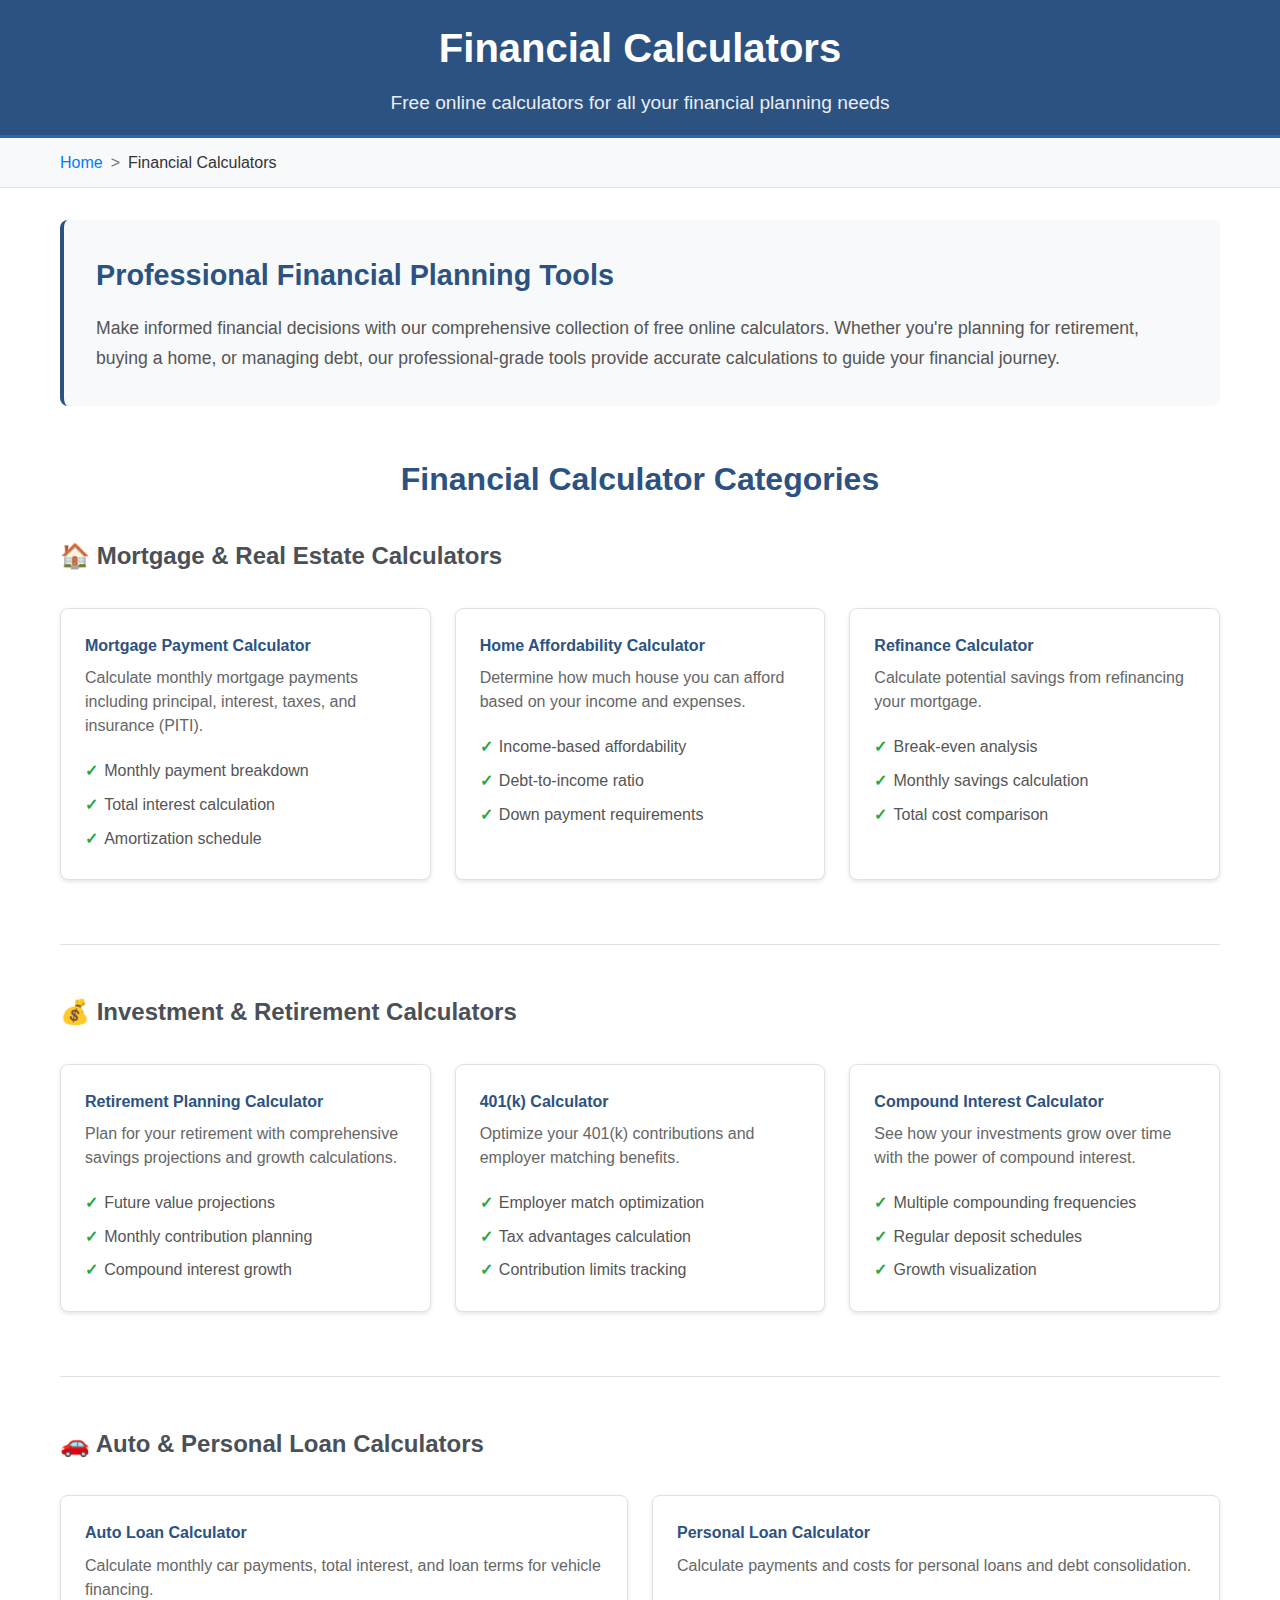
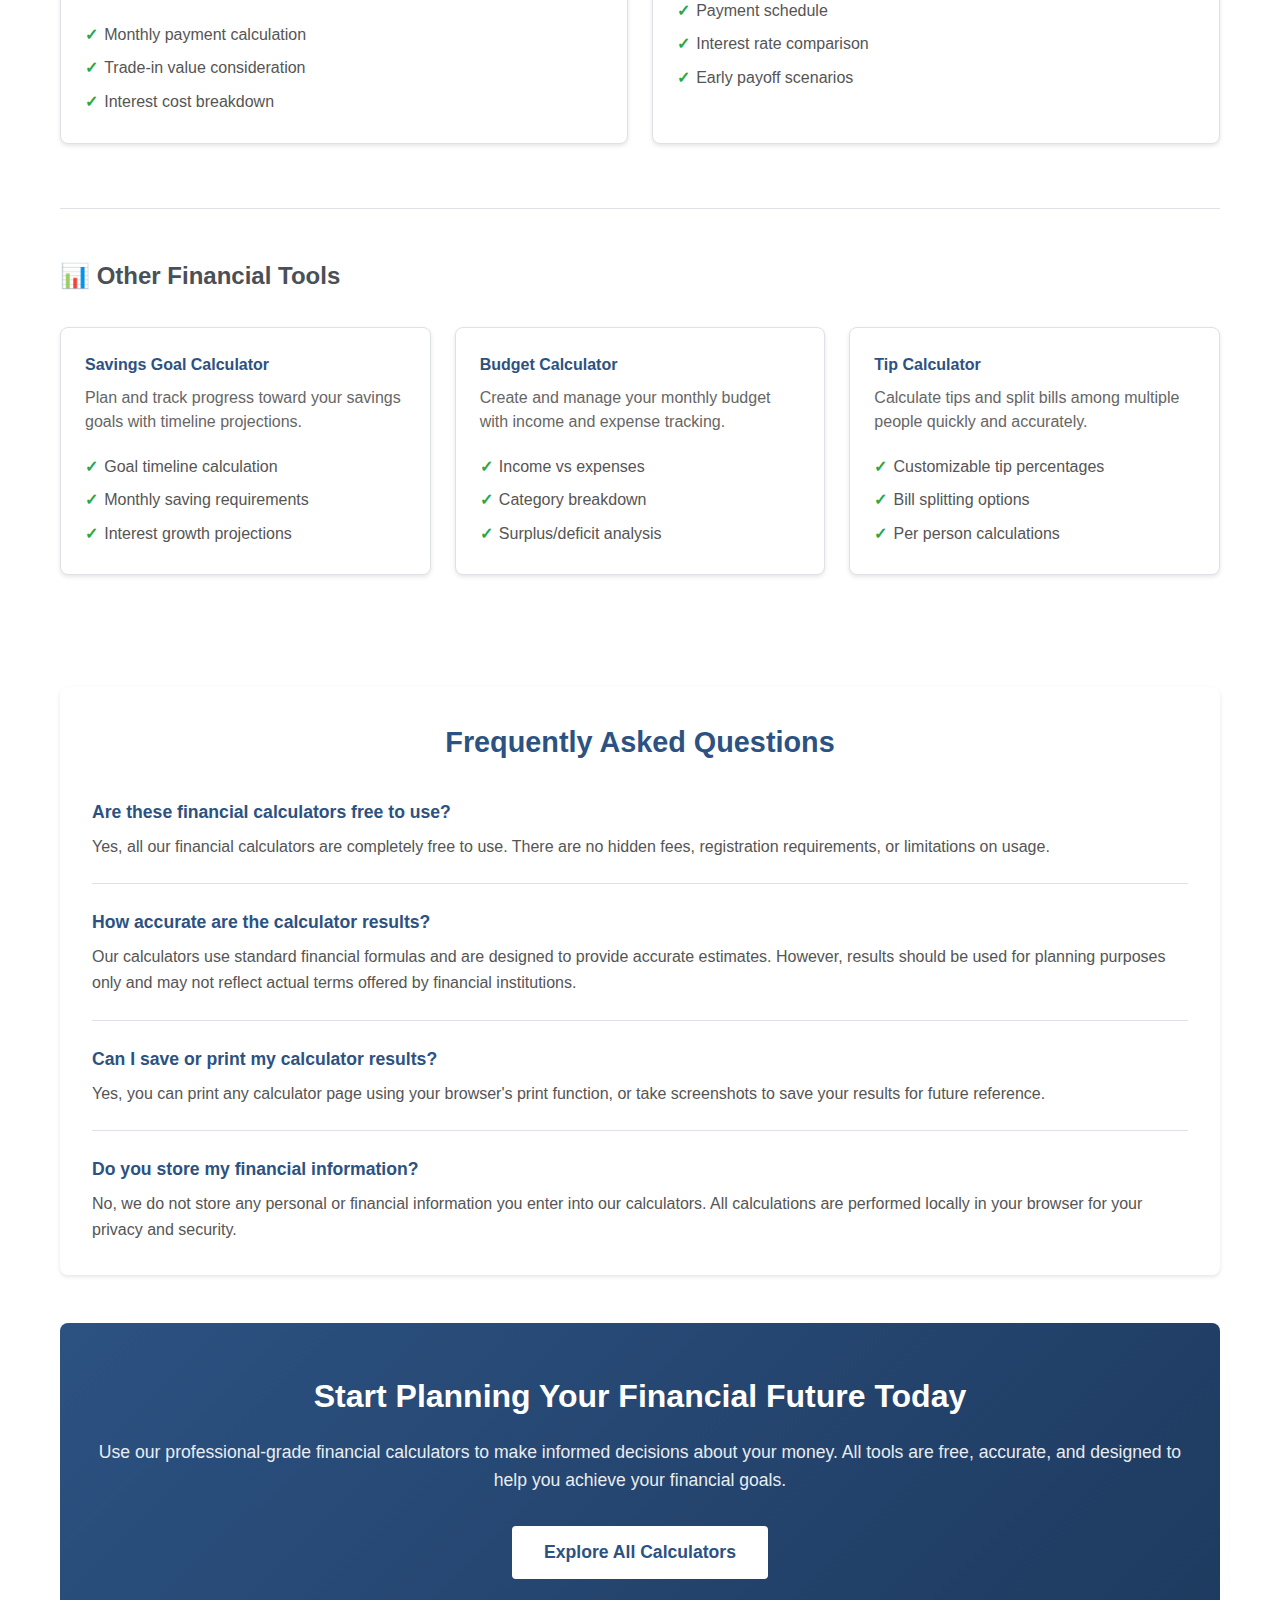
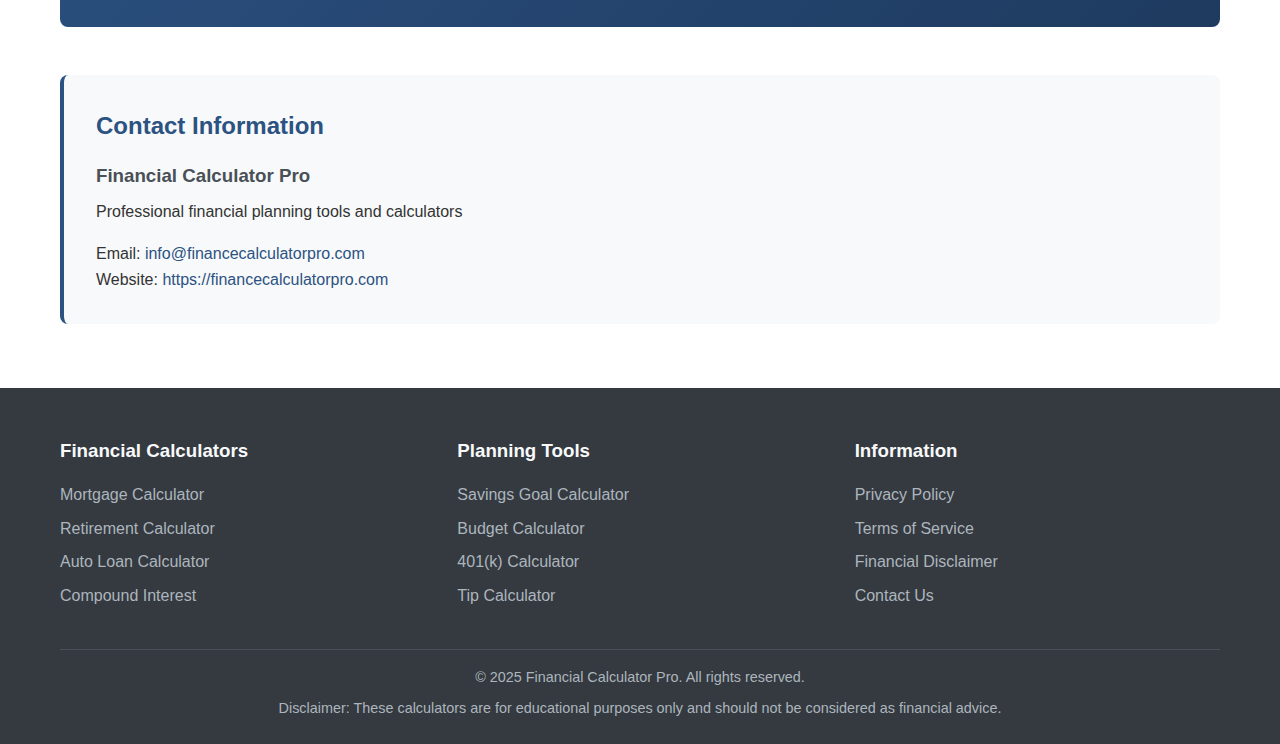
<file: index.html>
<!DOCTYPE html>
<html lang="en-US" itemscope itemtype="https://schema.org/WebApplication">
<head>
    <!-- Critical Meta Tags -->
    <meta charset="UTF-8">
    <meta name="viewport" content="width=device-width, initial-scale=1.0">
    <meta http-equiv="X-UA-Compatible" content="IE=edge">
    
    <!-- SEO Meta Tags -->
    <title>Free Financial Calculators - Mortgage, Retirement, Loan & Investment</title>
    <meta name="description" content="Free online financial calculators for mortgage payments, retirement planning, auto loans, compound interest, and more. Professional tools to help plan your financial future.">
    <meta name="keywords" content="financial calculator, mortgage calculator, retirement calculator, loan calculator, investment calculator, compound interest, financial planning">
    <meta name="author" content="Financial Calculator Pro">
    <meta name="robots" content="index, follow, max-snippet:-1, max-image-preview:large, max-video-preview:-1">
    <meta name="googlebot" content="index, follow">
    
    <!-- Canonical and Language -->
    <link rel="canonical" href="https://financecalculatorpro.com/">
    <meta name="language" content="English">
    <meta name="geo.region" content="US">
    <meta name="geo.country" content="United States">
    
    <!-- Open Graph Tags -->
    <meta property="og:title" content="Free Financial Calculators - Plan Your Financial Future">
    <meta property="og:description" content="Professional financial calculators for mortgage, retirement, loans, and investments. Free tools to help you make informed financial decisions.">
    <meta property="og:type" content="website">
    <meta property="og:url" content="https://financecalculatorpro.com/">
    <meta property="og:image" content="https://financecalculatorpro.com/images/financial-calculator-og.jpg">
    <meta property="og:image:width" content="1200">
    <meta property="og:image:height" content="630">
    <meta property="og:site_name" content="Financial Calculator Pro">
    <meta property="og:locale" content="en_US">
    
    <!-- Twitter Card Tags -->
    <meta name="twitter:card" content="summary_large_image">
    <meta name="twitter:title" content="Free Financial Calculators - Plan Your Financial Future">
    <meta name="twitter:description" content="Professional financial calculators for mortgage, retirement, loans, and investments. Free tools to help you make informed financial decisions.">
    <meta name="twitter:image" content="https://financecalculatorpro.com/images/financial-calculator-twitter.jpg">
    <meta name="twitter:site" content="@FinanceCalcPro">
    
    <!-- Structured Data -->
    <script type="application/ld+json">
    {
        "@context": "https://schema.org",
        "@type": "WebApplication",
        "name": "Financial Calculator Pro",
        "description": "Free online financial calculators for mortgage, retirement, loans, and investment planning",
        "url": "https://financecalculatorpro.com/",
        "applicationCategory": "FinanceApplication",
        "operatingSystem": "Web Browser",
        "offers": {
            "@type": "Offer",
            "price": "0",
            "priceCurrency": "USD"
        },
        "author": {
            "@type": "Organization",
            "name": "Financial Calculator Pro",
            "url": "https://financecalculatorpro.com/"
        },
        "publisher": {
            "@type": "Organization",
            "name": "Financial Calculator Pro",
            "logo": {
                "@type": "ImageObject",
                "url": "https://financecalculatorpro.com/images/logo.png"
            }
        }
    }
    </script>
    
    <!-- Favicons -->
    <link rel="icon" type="image/x-icon" href="/favicon.ico">
    <link rel="apple-touch-icon" sizes="180x180" href="/apple-touch-icon.png">
    <link rel="icon" type="image/png" sizes="32x32" href="/favicon-32x32.png">
    <link rel="icon" type="image/png" sizes="16x16" href="/favicon-16x16.png">
    <link rel="manifest" href="/site.webmanifest">
    
    <!-- Preload Critical Resources -->
    <link rel="preload" href="#" as="style" onload="this.onload=null;this.rel='stylesheet'">
    <link rel="preconnect" href="https://fonts.googleapis.com">
    <link rel="preconnect" href="https://fonts.gstatic.com" crossorigin>
    
    <!-- Critical CSS Inline -->
    <style>
        /* Critical CSS for above-the-fold content */
        * {
            margin: 0;
            padding: 0;
            box-sizing: border-box;
        }
        
        body {
            font-family: -apple-system, BlinkMacSystemFont, 'Segoe UI', Roboto, Oxygen, Ubuntu, Cantarell, sans-serif;
            line-height: 1.6;
            color: #333;
            background-color: #fff;
        }
        
        .container {
            max-width: 1200px;
            margin: 0 auto;
            padding: 0 20px;
        }
        
        header {
            background: #2c5282;
            color: white;
            padding: 1rem 0;
            border-bottom: 3px solid #2a69ac;
        }
        
        h1 {
            font-size: 2.5rem;
            font-weight: 700;
            margin-bottom: 0.5rem;
            text-align: center;
        }
        
        .breadcrumb {
            background: #f8f9fa;
            padding: 0.75rem 0;
            border-bottom: 1px solid #dee2e6;
        }
        
        .breadcrumb-list {
            list-style: none;
            display: flex;
            flex-wrap: wrap;
            margin: 0;
            padding: 0;
        }
        
        .breadcrumb-item {
            display: flex;
            align-items: center;
        }
        
        .breadcrumb-item + .breadcrumb-item::before {
            content: ">";
            margin: 0 0.5rem;
            color: #6c757d;
        }
        
        .breadcrumb-link {
            color: #007bff;
            text-decoration: none;
        }
        
        .breadcrumb-link:hover {
            text-decoration: underline;
        }
        
        .calculator-grid {
            display: grid;
            grid-template-columns: repeat(auto-fit, minmax(280px, 1fr));
            gap: 1.5rem;
            margin: 2rem 0;
        }
        
        .calculator-card {
            background: white;
            border: 1px solid #dee2e6;
            border-radius: 8px;
            padding: 1.5rem;
            transition: box-shadow 0.3s ease;
            box-shadow: 0 2px 4px rgba(0,0,0,0.1);
        }
        
        .calculator-card:hover {
            box-shadow: 0 4px 12px rgba(0,0,0,0.15);
        }
        
        @media (max-width: 768px) {
            h1 {
                font-size: 1.8rem;
            }
            
            .calculator-grid {
                grid-template-columns: 1fr;
                gap: 1rem;
            }
        }
    </style>
</head>
<body>
    <!-- Skip to Content Link for Accessibility -->
    <a href="#main-content" class="skip-link sr-only sr-only-focusable">Skip to main content</a>
    
    <!-- Header -->
    <header role="banner">
        <div class="container">
            <h1 itemprop="name">Financial Calculators</h1>
            <p class="subtitle" itemprop="description">Free online calculators for all your financial planning needs</p>
        </div>
    </header>
    
    <!-- Breadcrumb Navigation -->
    <nav aria-label="Breadcrumb" class="breadcrumb">
        <div class="container">
            <ol class="breadcrumb-list" itemscope itemtype="https://schema.org/BreadcrumbList">
                <li class="breadcrumb-item" itemprop="itemListElement" itemscope itemtype="https://schema.org/ListItem">
                    <a href="/" class="breadcrumb-link" itemprop="item">
                        <span itemprop="name">Home</span>
                    </a>
                    <meta itemprop="position" content="1" />
                </li>
                <li class="breadcrumb-item" itemprop="itemListElement" itemscope itemtype="https://schema.org/ListItem">
                    <span itemprop="name">Financial Calculators</span>
                    <meta itemprop="position" content="2" />
                </li>
            </ol>
        </div>
    </nav>
    
    <!-- Main Content -->
    <main id="main-content" role="main" class="container">
        <!-- Introduction Section -->
        <section class="intro-section" aria-labelledby="intro-heading">
            <h2 id="intro-heading">Professional Financial Planning Tools</h2>
            <p>Make informed financial decisions with our comprehensive collection of free online calculators. Whether you're planning for retirement, buying a home, or managing debt, our professional-grade tools provide accurate calculations to guide your financial journey.</p>
        </section>
        
        <!-- Calculator Categories -->
        <section class="calculator-categories" aria-labelledby="categories-heading">
            <h2 id="categories-heading">Financial Calculator Categories</h2>
            
            <!-- Mortgage & Real Estate -->
            <article class="calculator-category" itemscope itemtype="https://schema.org/Article">
                <h3 itemprop="headline">🏠 Mortgage & Real Estate Calculators</h3>
                <div class="calculator-grid">
                    <div class="calculator-card" itemscope itemtype="https://schema.org/SoftwareApplication">
                        <h4 itemprop="name"><a href="#mortgage-calculator" onclick="showCalculator('mortgage')" class="calculator-link">Mortgage Payment Calculator</a></h4>
                        <p itemprop="description">Calculate monthly mortgage payments including principal, interest, taxes, and insurance (PITI).</p>
                        <div class="calculator-features">
                            <ul>
                                <li>Monthly payment breakdown</li>
                                <li>Total interest calculation</li>
                                <li>Amortization schedule</li>
                            </ul>
                        </div>
                    </div>
                    
                    <div class="calculator-card" itemscope itemtype="https://schema.org/SoftwareApplication">
                        <h4 itemprop="name"><a href="#affordability-calculator" onclick="showCalculator('affordability')" class="calculator-link">Home Affordability Calculator</a></h4>
                        <p itemprop="description">Determine how much house you can afford based on your income and expenses.</p>
                        <div class="calculator-features">
                            <ul>
                                <li>Income-based affordability</li>
                                <li>Debt-to-income ratio</li>
                                <li>Down payment requirements</li>
                            </ul>
                        </div>
                    </div>
                    
                    <div class="calculator-card" itemscope itemtype="https://schema.org/SoftwareApplication">
                        <h4 itemprop="name"><a href="#refinance-calculator" onclick="showCalculator('refinance')" class="calculator-link">Refinance Calculator</a></h4>
                        <p itemprop="description">Calculate potential savings from refinancing your mortgage.</p>
                        <div class="calculator-features">
                            <ul>
                                <li>Break-even analysis</li>
                                <li>Monthly savings calculation</li>
                                <li>Total cost comparison</li>
                            </ul>
                        </div>
                    </div>
                </div>
            </article>
            
            <!-- Investment & Retirement -->
            <article class="calculator-category" itemscope itemtype="https://schema.org/Article">
                <h3 itemprop="headline">💰 Investment & Retirement Calculators</h3>
                <div class="calculator-grid">
                    <div class="calculator-card" itemscope itemtype="https://schema.org/SoftwareApplication">
                        <h4 itemprop="name"><a href="#retirement-calculator" onclick="showCalculator('retirement')" class="calculator-link">Retirement Planning Calculator</a></h4>
                        <p itemprop="description">Plan for your retirement with comprehensive savings projections and growth calculations.</p>
                        <div class="calculator-features">
                            <ul>
                                <li>Future value projections</li>
                                <li>Monthly contribution planning</li>
                                <li>Compound interest growth</li>
                            </ul>
                        </div>
                    </div>
                    
                    <div class="calculator-card" itemscope itemtype="https://schema.org/SoftwareApplication">
                        <h4 itemprop="name"><a href="#401k-calculator" onclick="showCalculator('401k')" class="calculator-link">401(k) Calculator</a></h4>
                        <p itemprop="description">Optimize your 401(k) contributions and employer matching benefits.</p>
                        <div class="calculator-features">
                            <ul>
                                <li>Employer match optimization</li>
                                <li>Tax advantages calculation</li>
                                <li>Contribution limits tracking</li>
                            </ul>
                        </div>
                    </div>
                    
                    <div class="calculator-card" itemscope itemtype="https://schema.org/SoftwareApplication">
                        <h4 itemprop="name"><a href="#compound-calculator" onclick="showCalculator('compound')" class="calculator-link">Compound Interest Calculator</a></h4>
                        <p itemprop="description">See how your investments grow over time with the power of compound interest.</p>
                        <div class="calculator-features">
                            <ul>
                                <li>Multiple compounding frequencies</li>
                                <li>Regular deposit schedules</li>
                                <li>Growth visualization</li>
                            </ul>
                        </div>
                    </div>
                </div>
            </article>
            
            <!-- Auto & Personal Loans -->
            <article class="calculator-category" itemscope itemtype="https://schema.org/Article">
                <h3 itemprop="headline">🚗 Auto & Personal Loan Calculators</h3>
                <div class="calculator-grid">
                    <div class="calculator-card" itemscope itemtype="https://schema.org/SoftwareApplication">
                        <h4 itemprop="name"><a href="#auto-loan-calculator" onclick="showCalculator('auto-loan')" class="calculator-link">Auto Loan Calculator</a></h4>
                        <p itemprop="description">Calculate monthly car payments, total interest, and loan terms for vehicle financing.</p>
                        <div class="calculator-features">
                            <ul>
                                <li>Monthly payment calculation</li>
                                <li>Trade-in value consideration</li>
                                <li>Interest cost breakdown</li>
                            </ul>
                        </div>
                    </div>
                    
                    <div class="calculator-card" itemscope itemtype="https://schema.org/SoftwareApplication">
                        <h4 itemprop="name"><a href="#personal-loan-calculator" onclick="showCalculator('personal-loan')" class="calculator-link">Personal Loan Calculator</a></h4>
                        <p itemprop="description">Calculate payments and costs for personal loans and debt consolidation.</p>
                        <div class="calculator-features">
                            <ul>
                                <li>Payment schedule</li>
                                <li>Interest rate comparison</li>
                                <li>Early payoff scenarios</li>
                            </ul>
                        </div>
                    </div>
                </div>
            </article>
            
            <!-- Other Financial Tools -->
            <article class="calculator-category" itemscope itemtype="https://schema.org/Article">
                <h3 itemprop="headline">📊 Other Financial Tools</h3>
                <div class="calculator-grid">
                    <div class="calculator-card" itemscope itemtype="https://schema.org/SoftwareApplication">
                        <h4 itemprop="name"><a href="#savings-calculator" onclick="showCalculator('savings')" class="calculator-link">Savings Goal Calculator</a></h4>
                        <p itemprop="description">Plan and track progress toward your savings goals with timeline projections.</p>
                        <div class="calculator-features">
                            <ul>
                                <li>Goal timeline calculation</li>
                                <li>Monthly saving requirements</li>
                                <li>Interest growth projections</li>
                            </ul>
                        </div>
                    </div>
                    
                    <div class="calculator-card" itemscope itemtype="https://schema.org/SoftwareApplication">
                        <h4 itemprop="name"><a href="#budget-calculator" onclick="showCalculator('budget')" class="calculator-link">Budget Calculator</a></h4>
                        <p itemprop="description">Create and manage your monthly budget with income and expense tracking.</p>
                        <div class="calculator-features">
                            <ul>
                                <li>Income vs expenses</li>
                                <li>Category breakdown</li>
                                <li>Surplus/deficit analysis</li>
                            </ul>
                        </div>
                    </div>
                    
                    <div class="calculator-card" itemscope itemtype="https://schema.org/SoftwareApplication">
                        <h4 itemprop="name"><a href="#tip-calculator" onclick="showCalculator('tip')" class="calculator-link">Tip Calculator</a></h4>
                        <p itemprop="description">Calculate tips and split bills among multiple people quickly and accurately.</p>
                        <div class="calculator-features">
                            <ul>
                                <li>Customizable tip percentages</li>
                                <li>Bill splitting options</li>
                                <li>Per person calculations</li>
                            </ul>
                        </div>
                    </div>
                </div>
            </article>
        </section>
        
        <!-- Calculator Interface Container -->
        <div id="calculator-container" class="calculator-interface hidden" role="application" aria-live="polite">
            <!-- Calculator content will be loaded here -->
        </div>
        
        <!-- FAQ Section -->
        <section class="faq-section" aria-labelledby="faq-heading" itemscope itemtype="https://schema.org/FAQPage">
            <h2 id="faq-heading">Frequently Asked Questions</h2>
            
            <div class="faq-item" itemscope itemprop="mainEntity" itemtype="https://schema.org/Question">
                <h3 class="faq-question" itemprop="name">Are these financial calculators free to use?</h3>
                <div class="faq-answer" itemscope itemprop="acceptedAnswer" itemtype="https://schema.org/Answer">
                    <p itemprop="text">Yes, all our financial calculators are completely free to use. There are no hidden fees, registration requirements, or limitations on usage.</p>
                </div>
            </div>
            
            <div class="faq-item" itemscope itemprop="mainEntity" itemtype="https://schema.org/Question">
                <h3 class="faq-question" itemprop="name">How accurate are the calculator results?</h3>
                <div class="faq-answer" itemscope itemprop="acceptedAnswer" itemtype="https://schema.org/Answer">
                    <p itemprop="text">Our calculators use standard financial formulas and are designed to provide accurate estimates. However, results should be used for planning purposes only and may not reflect actual terms offered by financial institutions.</p>
                </div>
            </div>
            
            <div class="faq-item" itemscope itemprop="mainEntity" itemtype="https://schema.org/Question">
                <h3 class="faq-question" itemprop="name">Can I save or print my calculator results?</h3>
                <div class="faq-answer" itemscope itemprop="acceptedAnswer" itemtype="https://schema.org/Answer">
                    <p itemprop="text">Yes, you can print any calculator page using your browser's print function, or take screenshots to save your results for future reference.</p>
                </div>
            </div>
            
            <div class="faq-item" itemscope itemprop="mainEntity" itemtype="https://schema.org/Question">
                <h3 class="faq-question" itemprop="name">Do you store my financial information?</h3>
                <div class="faq-answer" itemscope itemprop="acceptedAnswer" itemtype="https://schema.org/Answer">
                    <p itemprop="text">No, we do not store any personal or financial information you enter into our calculators. All calculations are performed locally in your browser for your privacy and security.</p>
                </div>
            </div>
        </section>
        
        <!-- Call to Action -->
        <section class="cta-section" aria-labelledby="cta-heading">
            <h2 id="cta-heading">Start Planning Your Financial Future Today</h2>
            <p>Use our professional-grade financial calculators to make informed decisions about your money. All tools are free, accurate, and designed to help you achieve your financial goals.</p>
            <button class="cta-button" onclick="scrollToCalculators()" type="button">Explore All Calculators</button>
        </section>
        
        <!-- Contact Information -->
        <section class="contact-section" itemscope itemtype="https://schema.org/ContactPage">
            <h2>Contact Information</h2>
            <div itemprop="mainEntity" itemscope itemtype="https://schema.org/Organization">
                <h3 itemprop="name">Financial Calculator Pro</h3>
                <p itemprop="description">Professional financial planning tools and calculators</p>
                <div class="contact-info">
                    <p>Email: <a href="mailto:info@financecalculatorpro.com" itemprop="email">info@financecalculatorpro.com</a></p>
                    <p>Website: <a href="https://financecalculatorpro.com" itemprop="url">https://financecalculatorpro.com</a></p>
                </div>
            </div>
        </section>
    </main>
    
    <!-- Footer -->
    <footer role="contentinfo" class="site-footer">
        <div class="container">
            <div class="footer-content">
                <div class="footer-section">
                    <h3>Financial Calculators</h3>
                    <ul>
                        <li><a href="#mortgage-calculator" onclick="showCalculator('mortgage')">Mortgage Calculator</a></li>
                        <li><a href="#retirement-calculator" onclick="showCalculator('retirement')">Retirement Calculator</a></li>
                        <li><a href="#auto-loan-calculator" onclick="showCalculator('auto-loan')">Auto Loan Calculator</a></li>
                        <li><a href="#compound-calculator" onclick="showCalculator('compound')">Compound Interest</a></li>
                    </ul>
                </div>
                
                <div class="footer-section">
                    <h3>Planning Tools</h3>
                    <ul>
                        <li><a href="#savings-calculator" onclick="showCalculator('savings')">Savings Goal Calculator</a></li>
                        <li><a href="#budget-calculator" onclick="showCalculator('budget')">Budget Calculator</a></li>
                        <li><a href="#401k-calculator" onclick="showCalculator('401k')">401(k) Calculator</a></li>
                        <li><a href="#tip-calculator" onclick="showCalculator('tip')">Tip Calculator</a></li>
                    </ul>
                </div>
                
                <div class="footer-section">
                    <h3>Information</h3>
                    <ul>
                        <li><a href="/privacy-policy">Privacy Policy</a></li>
                        <li><a href="/terms-of-service">Terms of Service</a></li>
                        <li><a href="/disclaimer">Financial Disclaimer</a></li>
                        <li><a href="/contact">Contact Us</a></li>
                    </ul>
                </div>
            </div>
            
            <div class="footer-bottom">
                <p>&copy; 2025 Financial Calculator Pro. All rights reserved.</p>
                <p>Disclaimer: These calculators are for educational purposes only and should not be considered as financial advice.</p>
            </div>
        </div>
    </footer>
    
    <!-- Load CSS asynchronously -->
    <link rel="stylesheet" href="#" media="print" onload="this.media='all'; this.onload=null;">
    
    <style>
        /* Full CSS Styles */
        .subtitle {
            font-size: 1.2rem;
            font-weight: 300;
            opacity: 0.9;
            text-align: center;
            margin-top: 0.5rem;
        }
        
        .intro-section {
            margin: 2rem 0;
            padding: 2rem;
            background: #f8f9fa;
            border-radius: 8px;
            border-left: 4px solid #2c5282;
        }
        
        .intro-section h2 {
            color: #2c5282;
            margin-bottom: 1rem;
            font-size: 1.8rem;
        }
        
        .intro-section p {
            font-size: 1.1rem;
            line-height: 1.7;
            color: #555;
        }
        
        .calculator-categories {
            margin: 3rem 0;
        }
        
        .calculator-categories > h2 {
            font-size: 2rem;
            color: #2c5282;
            margin-bottom: 2rem;
            text-align: center;
        }
        
        .calculator-category {
            margin-bottom: 3rem;
            padding-bottom: 2rem;
            border-bottom: 1px solid #dee2e6;
        }
        
        .calculator-category:last-child {
            border-bottom: none;
        }
        
        .calculator-category h3 {
            font-size: 1.5rem;
            color: #495057;
            margin-bottom: 1.5rem;
            display: flex;
            align-items: center;
            gap: 0.5rem;
        }
        
        .calculator-card h4 {
            margin-bottom: 0.5rem;
            color: #2c5282;
        }
        
        .calculator-link {
            color: #2c5282;
            text-decoration: none;
            font-weight: 600;
        }
        
        .calculator-link:hover {
            text-decoration: underline;
            color: #1e3a5f;
        }
        
        .calculator-card p {
            color: #666;
            margin-bottom: 1rem;
            line-height: 1.5;
        }
        
        .calculator-features ul {
            list-style: none;
            padding: 0;
        }
        
        .calculator-features li {
            padding: 0.25rem 0;
            color: #555;
            position: relative;
            padding-left: 1.2rem;
        }
        
        .calculator-features li::before {
            content: "✓";
            position: absolute;
            left: 0;
            color: #28a745;
            font-weight: bold;
        }
        
        .calculator-interface {
            margin: 2rem 0;
            padding: 2rem;
            background: white;
            border: 1px solid #dee2e6;
            border-radius: 8px;
            box-shadow: 0 4px 6px rgba(0,0,0,0.1);
        }
        
        .calculator-interface.hidden {
            display: none;
        }
        
        .calculator-form {
            display: grid;
            grid-template-columns: 1fr 1fr;
            gap: 2rem;
            align-items: start;
        }
        
        .form-section {
            background: #f8f9fa;
            padding: 1.5rem;
            border-radius: 8px;
            border: 1px solid #dee2e6;
        }
        
        .form-group {
            margin-bottom: 1.5rem;
        }
        
        .form-group label {
            display: block;
            margin-bottom: 0.5rem;
            font-weight: 600;
            color: #495057;
        }
        
        .form-group input,
        .form-group select {
            width: 100%;
            padding: 0.75rem;
            border: 2px solid #ced4da;
            border-radius: 4px;
            font-size: 1rem;
            transition: border-color 0.3s ease;
        }
        
        .form-group input:focus,
        .form-group select:focus {
            outline: none;
            border-color: #2c5282;
            box-shadow: 0 0 0 0.2rem rgba(44, 82, 130, 0.25);
        }
        
        .calculate-btn {
            background: #2c5282;
            color: white;
            padding: 0.75rem 1.5rem;
            border: none;
            border-radius: 4px;
            font-size: 1rem;
            font-weight: 600;
            cursor: pointer;
            transition: background-color 0.3s ease;
            width: 100%;
        }
        
        .calculate-btn:hover {
            background: #1e3a5f;
        }
        
        .calculate-btn:focus {
            outline: none;
            box-shadow: 0 0 0 0.2rem rgba(44, 82, 130, 0.5);
        }
        
        .results-section {
            background: #2c5282;
            color: white;
            padding: 1.5rem;
            border-radius: 8px;
            text-align: center;
        }
        
        .result-item {
            margin-bottom: 1rem;
        }
        
        .result-item:last-child {
            margin-bottom: 0;
        }
        
        .result-label {
            font-size: 0.9rem;
            opacity: 0.9;
            margin-bottom: 0.25rem;
        }
        
        .result-value {
            font-size: 1.5rem;
            font-weight: 700;
        }
        
        .back-button {
            background: #6c757d;
            color: white;
            padding: 0.5rem 1rem;
            border: none;
            border-radius: 4px;
            cursor: pointer;
            margin-bottom: 1rem;
            font-size: 0.9rem;
            transition: background-color 0.3s ease;
        }
        
        .back-button:hover {
            background: #5a6268;
        }
        
        .faq-section {
            margin: 3rem 0;
            padding: 2rem;
            background: white;
            border-radius: 8px;
            box-shadow: 0 2px 4px rgba(0,0,0,0.1);
        }
        
        .faq-section h2 {
            color: #2c5282;
            margin-bottom: 2rem;
            font-size: 1.8rem;
            text-align: center;
        }
        
        .faq-item {
            margin-bottom: 1.5rem;
            padding-bottom: 1.5rem;
            border-bottom: 1px solid #dee2e6;
        }
        
        .faq-item:last-child {
            border-bottom: none;
            margin-bottom: 0;
            padding-bottom: 0;
        }
        
        .faq-question {
            color: #2c5282;
            margin-bottom: 0.5rem;
            font-size: 1.1rem;
            cursor: pointer;
            transition: color 0.3s ease;
        }
        
        .faq-question:hover {
            color: #1e3a5f;
        }
        
        .faq-answer {
            color: #555;
            line-height: 1.6;
        }
        
        .cta-section {
            text-align: center;
            margin: 3rem 0;
            padding: 3rem 2rem;
            background: linear-gradient(135deg, #2c5282 0%, #1e3a5f 100%);
            color: white;
            border-radius: 8px;
        }
        
        .cta-section h2 {
            margin-bottom: 1rem;
            font-size: 2rem;
        }
        
        .cta-section p {
            font-size: 1.1rem;
            margin-bottom: 2rem;
            opacity: 0.9;
        }
        
        .cta-button {
            background: #fff;
            color: #2c5282;
            padding: 1rem 2rem;
            border: none;
            border-radius: 4px;
            font-size: 1.1rem;
            font-weight: 600;
            cursor: pointer;
            transition: transform 0.3s ease, box-shadow 0.3s ease;
        }
        
        .cta-button:hover {
            transform: translateY(-2px);
            box-shadow: 0 4px 12px rgba(0,0,0,0.2);
        }
        
        .contact-section {
            margin: 3rem 0;
            padding: 2rem;
            background: #f8f9fa;
            border-radius: 8px;
            border-left: 4px solid #2c5282;
        }
        
        .contact-section h2 {
            color: #2c5282;
            margin-bottom: 1rem;
        }
        
        .contact-section h3 {
            color: #495057;
            margin-bottom: 0.5rem;
        }
        
        .contact-info {
            margin-top: 1rem;
        }
        
        .contact-info a {
            color: #2c5282;
            text-decoration: none;
        }
        
        .contact-info a:hover {
            text-decoration: underline;
        }
        
        .site-footer {
            background: #343a40;
            color: white;
            padding: 3rem 0 1rem;
            margin-top: 4rem;
        }
        
        .footer-content {
            display: grid;
            grid-template-columns: repeat(auto-fit, minmax(250px, 1fr));
            gap: 2rem;
            margin-bottom: 2rem;
        }
        
        .footer-section h3 {
            margin-bottom: 1rem;
            color: #f8f9fa;
        }
        
        .footer-section ul {
            list-style: none;
            padding: 0;
        }
        
        .footer-section li {
            margin-bottom: 0.5rem;
        }
        
        .footer-section a {
            color: #adb5bd;
            text-decoration: none;
            transition: color 0.3s ease;
        }
        
        .footer-section a:hover {
            color: #f8f9fa;
            text-decoration: underline;
        }
        
        .footer-bottom {
            border-top: 1px solid #495057;
            padding-top: 1rem;
            text-align: center;
            color: #adb5bd;
            font-size: 0.9rem;
        }
        
        .footer-bottom p {
            margin-bottom: 0.5rem;
        }
        
        /* Accessibility */
        .sr-only {
            position: absolute;
            width: 1px;
            height: 1px;
            padding: 0;
            margin: -1px;
            overflow: hidden;
            clip: rect(0, 0, 0, 0);
            white-space: nowrap;
            border: 0;
        }
        
        .sr-only-focusable:focus {
            position: static;
            width: auto;
            height: auto;
            padding: 0.5rem;
            margin: 0;
            overflow: visible;
            clip: auto;
            white-space: normal;
            background: #2c5282;
            color: white;
            text-decoration: none;
            border-radius: 4px;
        }
        
        /* Responsive Design */
        @media (max-width: 992px) {
            .calculator-form {
                grid-template-columns: 1fr;
            }
            
            .footer-content {
                grid-template-columns: repeat(2, 1fr);
            }
        }
        
        @media (max-width: 576px) {
            .container {
                padding: 0 15px;
            }
            
            h1 {
                font-size: 1.8rem;
            }
            
            .calculator-grid {
                grid-template-columns: 1fr;
            }
            
            .intro-section,
            .faq-section,
            .contact-section {
                padding: 1.5rem;
            }
            
            .cta-section {
                padding: 2rem 1.5rem;
            }
            
            .cta-section h2 {
                font-size: 1.5rem;
            }
            
            .footer-content {
                grid-template-columns: 1fr;
                text-align: center;
            }
        }
        
        /* Print Styles */
        @media print {
            .site-footer,
            .cta-section,
            .back-button {
                display: none;
            }
            
            .calculator-interface {
                box-shadow: none;
                border: 1px solid #000;
            }
            
            body {
                font-size: 12pt;
                line-height: 1.4;
            }
            
            h1, h2, h3 {
                page-break-after: avoid;
            }
        }
    </style>
    
    <script>
        // Utility Functions
        function formatCurrency(amount) {
            if (isNaN(amount) || amount === null) return '$0';
            return new Intl.NumberFormat('en-US', {
                style: 'currency',
                currency: 'USD',
                minimumFractionDigits: 0,
                maximumFractionDigits: 0
            }).format(Math.abs(amount));
        }

        function formatPercent(value) {
            if (isNaN(value)) return '0%';
            return (value * 100).toFixed(2) + '%';
        }

        function validateNumericInput(value, min = 0, max = Infinity) {
            const num = parseFloat(value);
            if (isNaN(num)) return min;
            return Math.max(min, Math.min(max, num));
        }

        // Navigation Functions
        function showCalculator(type) {
            try {
                const container = document.getElementById('calculator-container');
                if (!container) {
                    console.error('Calculator container not found');
                    return;
                }
                
                container.innerHTML = getCalculatorHTML(type);
                container.classList.remove('hidden');
                container.scrollIntoView({ behavior: 'smooth', block: 'start' });
                
                // Initialize calculator after DOM is updated
                setTimeout(() => initializeCalculator(type), 100);
                
                // Update page title and meta for SEO
                updatePageMetadata(type);
                
            } catch (error) {
                console.error('Error showing calculator:', error);
                showErrorMessage('Failed to load calculator. Please try again.');
            }
        }

        function hideCalculator() {
            const container = document.getElementById('calculator-container');
            if (container) {
                container.classList.add('hidden');
                container.innerHTML = '';
            }
            
            // Reset page metadata
            document.title = 'Free Financial Calculators - Mortgage, Retirement, Loan & Investment';
        }

        function scrollToCalculators() {
            const section = document.querySelector('.calculator-categories');
            if (section) {
                section.scrollIntoView({ behavior: 'smooth', block: 'start' });
            }
        }

        // Calculator HTML Templates
        function getCalculatorHTML(type) {
            const calculators = {
                'mortgage': `
                    <button class="back-button" onclick="hideCalculator()" type="button" aria-label="Back to calculator list">← Back to Calculators</button>
                    <div class="calculator-interface">
                        <h2>Mortgage Payment Calculator</h2>
                        <p>Calculate your monthly mortgage payment including principal, interest, taxes, and insurance.</p>
                        <div class="calculator-form">
                            <div class="form-section">
                                <div class="form-group">
                                    <label for="homePrice">Home Price ($)</label>
                                    <input type="number" id="homePrice" value="300000" min="0" max="10000000" step="1000" aria-describedby="homePrice-help">
                                    <small id="homePrice-help">Enter the total purchase price of the home</small>
                                </div>
                                <div class="form-group">
                                    <label for="downPayment">Down Payment ($)</label>
                                    <input type="number" id="downPayment" value="60000" min="0" step="1000" aria-describedby="downPayment-help">
                                    <small id="downPayment-help">Amount you will pay upfront</small>
                                </div>
                                <div class="form-group">
                                    <label for="loanTerm">Loan Term</label>
                                    <select id="loanTerm" aria-describedby="loanTerm-help">
                                        <option value="15">15 years</option>
                                        <option value="20">20 years</option>
                                        <option value="25">25 years</option>
                                        <option value="30" selected>30 years</option>
                                    </select>
                                    <small id="loanTerm-help">Length of the mortgage loan</small>
                                </div>
                                <div class="form-group">
                                    <label for="interestRate">Interest Rate (%)</label>
                                    <input type="number" id="interestRate" value="6.5" min="0" max="20" step="0.01" aria-describedby="interestRate-help">
                                    <small id="interestRate-help">Annual interest rate for the loan</small>
                                </div>
                                <div class="form-group">
                                    <label for="propertyTax">Annual Property Tax ($)</label>
                                    <input type="number" id="propertyTax" value="3600" min="0" step="100" aria-describedby="propertyTax-help">
                                    <small id="propertyTax-help">Yearly property tax amount</small>
                                </div>
                                <div class="form-group">
                                    <label for="homeInsurance">Annual Home Insurance ($)</label>
                                    <input type="number" id="homeInsurance" value="1200" min="0" step="100" aria-describedby="homeInsurance-help">
                                    <small id="homeInsurance-help">Yearly home insurance premium</small>
                                </div>
                                <button class="calculate-btn" onclick="calculateMortgage()" type="button">Calculate Mortgage Payment</button>
                            </div>
                            
                            <div class="results-section" role="region" aria-label="Mortgage calculation results">
                                <div class="result-item">
                                    <div class="result-label">Total Monthly Payment</div>
                                    <div class="result-value" id="monthlyPayment" aria-live="polite">$0</div>
                                </div>
                                <div class="result-item">
                                    <div class="result-label">Principal & Interest</div>
                                    <div class="result-value" id="principalInterest" aria-live="polite">$0</div>
                                </div>
                                <div class="result-item">
                                    <div class="result-label">Property Tax (Monthly)</div>
                                    <div class="result-value" id="monthlyTax" aria-live="polite">$0</div>
                                </div>
                                <div class="result-item">
                                    <div class="result-label">Insurance (Monthly)</div>
                                    <div class="result-value" id="monthlyInsurance" aria-live="polite">$0</div>
                                </div>
                                <div class="result-item">
                                    <div class="result-label">Total Interest Paid</div>
                                    <div class="result-value" id="totalInterest" aria-live="polite">$0</div>
                                </div>
                            </div>
                        </div>
                    </div>
                `,
                'retirement': `
                    <button class="back-button" onclick="hideCalculator()" type="button" aria-label="Back to calculator list">← Back to Calculators</button>
                    <div class="calculator-interface">
                        <h2>Retirement Planning Calculator</h2>
                        <p>Plan for your retirement with comprehensive savings projections and compound growth calculations.</p>
                        <div class="calculator-form">
                            <div class="form-section">
                                <div class="form-group">
                                    <label for="currentAge">Current Age</label>
                                    <input type="number" id="currentAge" value="30" min="18" max="100" aria-describedby="currentAge-help">
                                    <small id="currentAge-help">Your current age in years</small>
                                </div>
                                <div class="form-group">
                                    <label for="retirementAge">Retirement Age</label>
                                    <input type="number" id="retirementAge" value="65" min="50" max="100" aria-describedby="retirementAge-help">
                                    <small id="retirementAge-help">Age when you plan to retire</small>
                                </div>
                                <div class="form-group">
                                    <label for="currentSavings">Current Retirement Savings ($)</label>
                                    <input type="number" id="currentSavings" value="50000" min="0" step="1000" aria-describedby="currentSavings-help">
                                    <small id="currentSavings-help">Amount currently saved for retirement</small>
                                </div>
                                <div class="form-group">
                                    <label for="monthlyContribution">Monthly Contribution ($)</label>
                                    <input type="number" id="monthlyContribution" value="500" min="0" step="25" aria-describedby="monthlyContribution-help">
                                    <small id="monthlyContribution-help">Amount you plan to save each month</small>
                                </div>
                                <div class="form-group">
                                    <label for="annualReturn">Expected Annual Return (%)</label>
                                    <input type="number" id="annualReturn" value="7" min="0" max="20" step="0.1" aria-describedby="annualReturn-help">
                                    <small id="annualReturn-help">Expected annual investment return rate</small>
                                </div>
                                <button class="calculate-btn" onclick="calculateRetirement()" type="button">Calculate Retirement Savings</button>
                            </div>
                            
                            <div class="results-section" role="region" aria-label="Retirement calculation results">
                                <div class="result-item">
                                    <div class="result-label">Total at Retirement</div>
                                    <div class="result-value" id="totalAmount" aria-live="polite">$0</div>
                                </div>
                                <div class="result-item">
                                    <div class="result-label">Total Contributions</div>
                                    <div class="result-value" id="totalContributions" aria-live="polite">$0</div>
                                </div>
                                <div class="result-item">
                                    <div class="result-label">Interest Earned</div>
                                    <div class="result-value" id="interestEarned" aria-live="polite">$0</div>
                                </div>
                                <div class="result-item">
                                    <div class="result-label">Years to Retirement</div>
                                    <div class="result-value" id="yearsToRetirement" aria-live="polite">0</div>
                                </div>
                            </div>
                        </div>
                    </div>
                `,
                'auto-loan': `
                    <button class="back-button" onclick="hideCalculator()" type="button" aria-label="Back to calculator list">← Back to Calculators</button>
                    <div class="calculator-interface">
                        <h2>Auto Loan Calculator</h2>
                        <p>Calculate monthly car payments, total interest, and loan terms for vehicle financing.</p>
                        <div class="calculator-form">
                            <div class="form-section">
                                <div class="form-group">
                                    <label for="carPrice">Vehicle Price ($)</label>
                                    <input type="number" id="carPrice" value="25000" min="0" max="500000" step="500" aria-describedby="carPrice-help">
                                    <small id="carPrice-help">Total price of the vehicle</small>
                                </div>
                                <div class="form-group">
                                    <label for="carDownPayment">Down Payment ($)</label>
                                    <input type="number" id="carDownPayment" value="5000" min="0" step="500" aria-describedby="carDownPayment-help">
                                    <small id="carDownPayment-help">Amount you will pay upfront</small>
                                </div>
                                <div class="form-group">
                                    <label for="tradeInValue">Trade-in Value ($)</label>
                                    <input type="number" id="tradeInValue" value="0" min="0" step="500" aria-describedby="tradeInValue-help">
                                    <small id="tradeInValue-help">Value of your trade-in vehicle</small>
                                </div>
                                <div class="form-group">
                                    <label for="carLoanTerm">Loan Term</label>
                                    <select id="carLoanTerm" aria-describedby="carLoanTerm-help">
                                        <option value="2">2 years</option>
                                        <option value="3">3 years</option>
                                        <option value="4">4 years</option>
                                        <option value="5" selected>5 years</option>
                                        <option value="6">6 years</option>
                                        <option value="7">7 years</option>
                                        <option value="8">8 years</option>
                                    </select>
                                    <small id="carLoanTerm-help">Length of the auto loan</small>
                                </div>
                                <div class="form-group">
                                    <label for="carInterestRate">Interest Rate (%)</label>
                                    <input type="number" id="carInterestRate" value="5.5" min="0" max="30" step="0.01" aria-describedby="carInterestRate-help">
                                    <small id="carInterestRate-help">Annual interest rate for the loan</small>
                                </div>
                                <button class="calculate-btn" onclick="calculateAutoLoan()" type="button">Calculate Auto Loan</button>
                            </div>
                            
                            <div class="results-section" role="region" aria-label="Auto loan calculation results">
                                <div class="result-item">
                                    <div class="result-label">Monthly Payment</div>
                                    <div class="result-value" id="carMonthlyPayment" aria-live="polite">$0</div>
                                </div>
                                <div class="result-item">
                                    <div class="result-label">Total Loan Amount</div>
                                    <div class="result-value" id="totalLoanAmount" aria-live="polite">$0</div>
                                </div>
                                <div class="result-item">
                                    <div class="result-label">Total Interest Paid</div>
                                    <div class="result-value" id="carTotalInterest" aria-live="polite">$0</div>
                                </div>
                                <div class="result-item">
                                    <div class="result-label">Total Cost of Vehicle</div>
                                    <div class="result-value" id="totalVehicleCost" aria-live="polite">$0</div>
                                </div>
                            </div>
                        </div>
                    </div>
                `,
                'compound': `
                    <button class="back-button" onclick="hideCalculator()" type="button" aria-label="Back to calculator list">← Back to Calculators</button>
                    <div class="calculator-interface">
                        <h2>Compound Interest Calculator</h2>
                        <p>See how your investments grow over time with the power of compound interest.</p>
                        <div class="calculator-form">
                            <div class="form-section">
                                <div class="form-group">
                                    <label for="principal">Initial Investment ($)</label>
                                    <input type="number" id="principal" value="10000" min="0" step="100" aria-describedby="principal-help">
                                    <small id="principal-help">Starting investment amount</small>
                                </div>
                                <div class="form-group">
                                    <label for="monthlyDeposit">Monthly Deposit ($)</label>
                                    <input type="number" id="monthlyDeposit" value="200" min="0" step="25" aria-describedby="monthlyDeposit-help">
                                    <small id="monthlyDeposit-help">Amount added each month</small>
                                </div>
                                <div class="form-group">
                                    <label for="compoundRate">Annual Interest Rate (%)</label>
                                    <input type="number" id="compoundRate" value="8" min="0" max="30" step="0.01" aria-describedby="compoundRate-help">
                                    <small id="compoundRate-help">Expected annual return rate</small>
                                </div>
                                <div class="form-group">
                                    <label for="compoundYears">Investment Period (years)</label>
                                    <input type="number" id="compoundYears" value="20" min="1" max="50" aria-describedby="compoundYears-help">
                                    <small id="compoundYears-help">Number of years to invest</small>
                                </div>
                                <div class="form-group">
                                    <label for="compoundFrequency">Compound Frequency</label>
                                    <select id="compoundFrequency" aria-describedby="compoundFrequency-help">
                                        <option value="1">Annually</option>
                                        <option value="4">Quarterly</option>
                                        <option value="12" selected>Monthly</option>
                                        <option value="365">Daily</option>
                                    </select>
                                    <small id="compoundFrequency-help">How often interest compounds</small>
                                </div>
                                <button class="calculate-btn" onclick="calculateCompound()" type="button">Calculate Growth</button>
                            </div>
                            
                            <div class="results-section" role="region" aria-label="Compound interest calculation results">
                                <div class="result-item">
                                    <div class="result-label">Final Amount</div>
                                    <div class="result-value" id="compoundFinalAmount" aria-live="polite">$0</div>
                                </div>
                                <div class="result-item">
                                    <div class="result-label">Total Deposits</div>
                                    <div class="result-value" id="compoundTotalDeposits" aria-live="polite">$0</div>
                                </div>
                                <div class="result-item">
                                    <div class="result-label">Interest Earned</div>
                                    <div class="result-value" id="compoundInterestEarned" aria-live="polite">$0</div>
                                </div>
                                <div class="result-item">
                                    <div class="result-label">Growth Multiple</div>
                                    <div class="result-value" id="growthMultiple" aria-live="polite">0x</div>
                                </div>
                            </div>
                        </div>
                    </div>
                `,
                'savings': `
                    <button class="back-button" onclick="hideCalculator()" type="button" aria-label="Back to calculator list">← Back to Calculators</button>
                    <div class="calculator-interface">
                        <h2>Savings Goal Calculator</h2>
                        <p>Plan and track progress toward your savings goals with timeline projections.</p>
                        <div class="calculator-form">
                            <div class="form-section">
                                <div class="form-group">
                                    <label for="savingsGoal">Savings Goal ($)</label>
                                    <input type="number" id="savingsGoal" value="10000" min="1" step="100" aria-describedby="savingsGoal-help">
                                    <small id="savingsGoal-help">Target amount you want to save</small>
                                </div>
                                <div class="form-group">
                                    <label for="currentSavingsAmount">Current Savings ($)</label>
                                    <input type="number" id="currentSavingsAmount" value="1000" min="0" step="100" aria-describedby="currentSavingsAmount-help">
                                    <small id="currentSavingsAmount-help">Amount currently saved toward goal</small>
                                </div>
                                <div class="form-group">
                                    <label for="monthlySavings">Monthly Savings ($)</label>
                                    <input type="number" id="monthlySavings" value="300" min="1" step="25" aria-describedby="monthlySavings-help">
                                    <small id="monthlySavings-help">Amount you can save each month</small>
                                </div>
                                <div class="form-group">
                                    <label for="savingsInterestRate">Interest Rate (% annually)</label>
                                    <input type="number" id="savingsInterestRate" value="2.5" min="0" max="20" step="0.01" aria-describedby="savingsInterestRate-help">
                                    <small id="savingsInterestRate-help">Annual interest rate for savings</small>
                                </div>
                                <button class="calculate-btn" onclick="calculateSavingsGoal()" type="button">Calculate Timeline</button>
                            </div>
                            
                            <div class="results-section" role="region" aria-label="Savings goal calculation results">
                                <div class="result-item">
                                    <div class="result-label">Time to Goal</div>
                                    <div class="result-value" id="timeToGoal" aria-live="polite">0 months</div>
                                </div>
                                <div class="result-item">
                                    <div class="result-label">Total Contributions Needed</div>
                                    <div class="result-value" id="savingsTotalContributions" aria-live="polite">$0</div>
                                </div>
                                <div class="result-item">
                                    <div class="result-label">Interest Earned</div>
                                    <div class="result-value" id="savingsInterestEarned" aria-live="polite">$0</div>
                                </div>
                                <div class="result-item">
                                    <div class="result-label">Goal Achievement Date</div>
                                    <div class="result-value" id="goalDate" aria-live="polite">--</div>
                                </div>
                            </div>
                        </div>
                    </div>
                `,
                'tip': `
                    <button class="back-button" onclick="hideCalculator()" type="button" aria-label="Back to calculator list">← Back to Calculators</button>
                    <div class="calculator-interface">
                        <h2>Tip Calculator</h2>
                        <p>Calculate tips and split bills among multiple people quickly and accurately.</p>
                        <div class="calculator-form">
                            <div class="form-section">
                                <div class="form-group">
                                    <label for="billAmount">Bill Amount ($)</label>
                                    <input type="number" id="billAmount" value="50" min="0" step="0.01" aria-describedby="billAmount-help">
                                    <small id="billAmount-help">Total amount of the bill before tip</small>
                                </div>
                                <div class="form-group">
                                    <label for="tipPercent">Tip Percentage (%)</label>
                                    <input type="number" id="tipPercent" value="18" min="0" max="50" step="0.5" aria-describedby="tipPercent-help">
                                    <small id="tipPercent-help">Percentage of bill to tip (15-20% typical)</small>
                                </div>
                                <div class="form-group">
                                    <label for="numPeople">Number of People</label>
                                    <input type="number" id="numPeople" value="1" min="1" max="20" aria-describedby="numPeople-help">
                                    <small id="numPeople-help">Number of people splitting the bill</small>
                                </div>
                                <button class="calculate-btn" onclick="calculateTip()" type="button">Calculate Tip</button>
                            </div>
                            
                            <div class="results-section" role="region" aria-label="Tip calculation results">
                                <div class="result-item">
                                    <div class="result-label">Tip Amount</div>
                                    <div class="result-value" id="tipAmount" aria-live="polite">$0</div>
                                </div>
                                <div class="result-item">
                                    <div class="result-label">Total Bill</div>
                                    <div class="result-value" id="totalBill" aria-live="polite">$0</div>
                                </div>
                                <div class="result-item">
                                    <div class="result-label">Per Person</div>
                                    <div class="result-value" id="perPerson" aria-live="polite">$0</div>
                                </div>
                                <div class="result-item">
                                    <div class="result-label">Tip Per Person</div>
                                    <div class="result-value" id="tipPerPerson" aria-live="polite">$0</div>
                                </div>
                            </div>
                        </div>
                    </div>
                `,
                'budget': `
                    <button class="back-button" onclick="hideCalculator()" type="button" aria-label="Back to calculator list">← Back to Calculators</button>
                    <div class="calculator-interface">
                        <h2>Budget Calculator</h2>
                        <p>Create and manage your monthly budget with income and expense tracking.</p>
                        <div class="calculator-form">
                            <div class="form-section">
                                <h3>Monthly Income</h3>
                                <div class="form-group">
                                    <label for="monthlyIncome">Total Monthly Income ($)</label>
                                    <input type="number" id="monthlyIncome" value="5000" min="0" step="100" aria-describedby="monthlyIncome-help">
                                    <small id="monthlyIncome-help">Your total monthly after-tax income</small>
                                </div>
                                
                                <h3>Monthly Expenses</h3>
                                <div class="form-group">
                                    <label for="housing">Housing ($)</label>
                                    <input type="number" id="housing" value="1500" min="0" step="50" aria-describedby="housing-help">
                                    <small id="housing-help">Rent/mortgage, utilities, maintenance</small>
                                </div>
                                <div class="form-group">
                                    <label for="transportation">Transportation ($)</label>
                                    <input type="number" id="transportation" value="500" min="0" step="25" aria-describedby="transportation-help">
                                    <small id="transportation-help">Car payment, gas, insurance, maintenance</small>
                                </div>
                                <div class="form-group">
                                    <label for="food">Food & Groceries ($)</label>
                                    <input type="number" id="food" value="600" min="0" step="25" aria-describedby="food-help">
                                    <small id="food-help">Groceries, dining out, delivery</small>
                                </div>
                                <div class="form-group">
                                    <label for="utilities">Utilities ($)</label>
                                    <input type="number" id="utilities" value="200" min="0" step="25" aria-describedby="utilities-help">
                                    <small id="utilities-help">Phone, internet, streaming services</small>
                                </div>
                                <div class="form-group">
                                    <label for="insurance">Insurance ($)</label>
                                    <input type="number" id="insurance" value="300" min="0" step="25" aria-describedby="insurance-help">
                                    <small id="insurance-help">Health, life, disability insurance</small>
                                </div>
                                <div class="form-group">
                                    <label for="otherExpenses">Other Expenses ($)</label>
                                    <input type="number" id="otherExpenses" value="400" min="0" step="25" aria-describedby="otherExpenses-help">
                                    <small id="otherExpenses-help">Entertainment, shopping, miscellaneous</small>
                                </div>
                                <button class="calculate-btn" onclick="calculateBudget()" type="button">Calculate Budget</button>
                            </div>
                            
                            <div class="results-section" role="region" aria-label="Budget calculation results">
                                <div class="result-item">
                                    <div class="result-label">Monthly Income</div>
                                    <div class="result-value" id="budgetIncome" aria-live="polite">$0</div>
                                </div>
                                <div class="result-item">
                                    <div class="result-label">Total Expenses</div>
                                    <div class="result-value" id="totalExpenses" aria-live="polite">$0</div>
                                </div>
                                <div class="result-item">
                                    <div class="result-label">Surplus/Deficit</div>
                                    <div class="result-value" id="budgetBalance" aria-live="polite">$0</div>
                                </div>
                                <div class="result-item">
                                    <div class="result-label">Expense Ratio</div>
                                    <div class="result-value" id="expenseRatio" aria-live="polite">0%</div>
                                </div>
                            </div>
                        </div>
                    </div>
                `,
                '401k': `
                    <button class="back-button" onclick="hideCalculator()" type="button" aria-label="Back to calculator list">← Back to Calculators</button>
                    <div class="calculator-interface">
                        <h2>401(k) Calculator</h2>
                        <p>Optimize your 401(k) contributions and employer matching benefits.</p>
                        <div class="calculator-form">
                            <div class="form-section">
                                <div class="form-group">
                                    <label for="currentAge401k">Current Age</label>
                                    <input type="number" id="currentAge401k" value="30" min="18" max="100" aria-describedby="currentAge401k-help">
                                    <small id="currentAge401k-help">Your current age</small>
                                </div>
                                <div class="form-group">
                                    <label for="retirementAge401k">Retirement Age</label>
                                    <input type="number" id="retirementAge401k" value="65" min="50" max="100" aria-describedby="retirementAge401k-help">
                                    <small id="retirementAge401k-help">Age when you plan to retire</small>
                                </div>
                                <div class="form-group">
                                    <label for="current401kBalance">Current 401(k) Balance ($)</label>
                                    <input type="number" id="current401kBalance" value="25000" min="0" step="1000" aria-describedby="current401kBalance-help">
                                    <small id="current401kBalance-help">Current value of your 401(k)</small>
                                </div>
                                <div class="form-group">
                                    <label for="annualSalary">Annual Salary ($)</label>
                                    <input type="number" id="annualSalary" value="70000" min="0" step="1000" aria-describedby="annualSalary-help">
                                    <small id="annualSalary-help">Your gross annual salary</small>
                                </div>
                                <div class="form-group">
                                    <label for="contributionPercent">Contribution Percentage (%)</label>
                                    <input type="number" id="contributionPercent" value="10" min="0" max="100" step="0.5" aria-describedby="contributionPercent-help">
                                    <small id="contributionPercent-help">Percentage of salary you contribute</small>
                                </div>
                                <div class="form-group">
                                    <label for="employerMatch">Employer Match (%)</label>
                                    <input type="number" id="employerMatch" value="3" min="0" max="25" step="0.5" aria-describedby="employerMatch-help">
                                    <small id="employerMatch-help">Employer matching percentage</small>
                                </div>
                                <div class="form-group">
                                    <label for="expectedReturn401k">Expected Annual Return (%)</label>
                                    <input type="number" id="expectedReturn401k" value="7" min="0" max="20" step="0.1" aria-describedby="expectedReturn401k-help">
                                    <small id="expectedReturn401k-help">Expected annual investment return</small>
                                </div>
                                <button class="calculate-btn" onclick="calculate401k()" type="button">Calculate 401(k) Growth</button>
                            </div>
                            
                            <div class="results-section" role="region" aria-label="401k calculation results">
                                <div class="result-item">
                                    <div class="result-label">Total at Retirement</div>
                                    <div class="result-value" id="total401kAmount" aria-live="polite">$0</div>
                                </div>
                                <div class="result-item">
                                    <div class="result-label">Your Contributions</div>
                                    <div class="result-value" id="yourContributions401k" aria-live="polite">$0</div>
                                </div>
                                <div class="result-item">
                                    <div class="result-label">Employer Match</div>
                                    <div class="result-value" id="employerContributions" aria-live="polite">$0</div>
                                </div>
                                <div class="result-item">
                                    <div class="result-label">Investment Growth</div>
                                    <div class="result-value" id="investmentGrowth401k" aria-live="polite">$0</div>
                                </div>
                            </div>
                        </div>
                    </div>
                `
            };

            return calculators[type] || `
                <button class="back-button" onclick="hideCalculator()" type="button" aria-label="Back to calculator list">← Back to Calculators</button>
                <div class="calculator-interface">
                    <h2>${type.charAt(0).toUpperCase() + type.slice(1).replace('-', ' ')} Calculator</h2>
                    <div style="text-align: center; padding: 3rem 2rem;">
                        <p style="font-size: 1.2rem; color: #6c757d; margin-bottom: 1rem;">This calculator is coming soon!</p>
                        <p style="color: #6c757d;">We're working on adding more calculators to help with your financial planning.</p>
                        <button class="calculate-btn" onclick="hideCalculator()" type="button" style="margin-top: 2rem; width: auto; padding: 0.75rem 2rem;">Back to Calculator List</button>
                    </div>
                </div>
            `;
        }

        // Calculator Initialization
        function initializeCalculator(type) {
            try {
                const inputSelectors = {
                    'mortgage': ['homePrice', 'downPayment', 'loanTerm', 'interestRate', 'propertyTax', 'homeInsurance'],
                    'retirement': ['currentAge', 'retirementAge', 'currentSavings', 'monthlyContribution', 'annualReturn'],
                    'auto-loan': ['carPrice', 'carDownPayment', 'tradeInValue', 'carLoanTerm', 'carInterestRate'],
                    'compound': ['principal', 'monthlyDeposit', 'compoundRate', 'compoundYears', 'compoundFrequency'],
                    'savings': ['savingsGoal', 'currentSavingsAmount', 'monthlySavings', 'savingsInterestRate'],
                    'tip': ['billAmount', 'tipPercent', 'numPeople'],
                    'budget': ['monthlyIncome', 'housing', 'transportation', 'food', 'utilities', 'insurance', 'otherExpenses'],
                    '401k': ['currentAge401k', 'retirementAge401k', 'current401kBalance', 'annualSalary', 'contributionPercent', 'employerMatch', 'expectedReturn401k']
                };

                const calculatorFunctions = {
                    'mortgage': calculateMortgage,
                    'retirement': calculateRetirement,
                    'auto-loan': calculateAutoLoan,
                    'compound': calculateCompound,
                    'savings': calculateSavingsGoal,
                    'tip': calculateTip,
                    'budget': calculateBudget,
                    '401k': calculate401k
                };

                const inputs = inputSelectors[type];
                const calculateFunction = calculatorFunctions[type];

                if (inputs && calculateFunction) {
                    // Add event listeners for real-time calculation
                    inputs.forEach(id => {
                        const element = document.getElementById(id);
                        if (element) {
                            element.addEventListener('input', debounce(calculateFunction, 300));
                            element.addEventListener('change', calculateFunction);
                        }
                    });
                    
                    // Initial calculation
                    calculateFunction();
                }
            } catch (error) {
                console.error('Error initializing calculator:', error);
                showErrorMessage('Calculator initialization failed. Please refresh and try again.');
            }
        }

        // Utility Functions
        function debounce(func, wait) {
            let timeout;
            return function executedFunction(...args) {
                const later = () => {
                    clearTimeout(timeout);
                    func(...args);
                };
                clearTimeout(timeout);
                timeout = setTimeout(later, wait);
            };
        }

        function showErrorMessage(message) {
            const errorDiv = document.createElement('div');
            errorDiv.className = 'error-message';
            errorDiv.style.cssText = `
                position: fixed;
                top: 20px;
                right: 20px;
                background: #dc3545;
                color: white;
                padding: 1rem;
                border-radius: 4px;
                z-index: 1000;
                max-width: 300px;
            `;
            errorDiv.textContent = message;
            document.body.appendChild(errorDiv);
            
            setTimeout(() => {
                if (errorDiv.parentNode) {
                    errorDiv.parentNode.removeChild(errorDiv);
                }
            }, 5000);
        }

        function updatePageMetadata(calculatorType) {
            const titles = {
                'mortgage': 'Mortgage Calculator - Calculate Monthly Payments & Interest',
                'retirement': 'Retirement Calculator - Plan Your Financial Future',
                'auto-loan': 'Auto Loan Calculator - Calculate Car Payments & Interest',
                'compound': 'Compound Interest Calculator - See Investment Growth',
                'savings': 'Savings Goal Calculator - Plan Your Financial Goals',
                'tip': 'Tip Calculator - Calculate Tips & Split Bills',
                'budget': 'Budget Calculator - Track Income & Expenses',
                '401k': '401(k) Calculator - Optimize Retirement Contributions'
            };
            
            const title = titles[calculatorType] || 'Financial Calculator';
            document.title = title;
        }

        // Calculator Functions
        function calculateMortgage() {
            try {
                const homePrice = validateNumericInput(document.getElementById('homePrice').value, 0, 10000000);
                const downPayment = validateNumericInput(document.getElementById('downPayment').value, 0, homePrice);
                const loanTerm = parseInt(document.getElementById('loanTerm').value);
                const interestRate = validateNumericInput(document.getElementById('interestRate').value, 0, 20) / 100;
                const propertyTax = validateNumericInput(document.getElementById('propertyTax').value, 0);
                const homeInsurance = validateNumericInput(document.getElementById('homeInsurance').value, 0);

                const loanAmount = homePrice - downPayment;
                const monthlyRate = interestRate / 12;
                const numPayments = loanTerm * 12;

                let monthlyPrincipalInterest = 0;
                if (monthlyRate > 0 && numPayments > 0) {
                    monthlyPrincipalInterest = loanAmount * (monthlyRate * Math.pow(1 + monthlyRate, numPayments)) / 
                        (Math.pow(1 + monthlyRate, numPayments) - 1);
                } else if (numPayments > 0) {
                    monthlyPrincipalInterest = loanAmount / numPayments;
                }

                const monthlyTax = propertyTax / 12;
                const monthlyInsurance = homeInsurance / 12;
                const totalMonthlyPayment = monthlyPrincipalInterest + monthlyTax + monthlyInsurance;
                const totalInterest = (monthlyPrincipalInterest * numPayments) - loanAmount;

                // Update results
                document.getElementById('monthlyPayment').textContent = formatCurrency(totalMonthlyPayment);
                document.getElementById('principalInterest').textContent = formatCurrency(monthlyPrincipalInterest);
                document.getElementById('monthlyTax').textContent = formatCurrency(monthlyTax);
                document.getElementById('monthlyInsurance').textContent = formatCurrency(monthlyInsurance);
                document.getElementById('totalInterest').textContent = formatCurrency(totalInterest);
                
            } catch (error) {
                console.error('Error calculating mortgage:', error);
                showErrorMessage('Error calculating mortgage. Please check your inputs.');
            }
        }

        function calculateRetirement() {
            try {
                const currentAge = validateNumericInput(document.getElementById('currentAge').value, 18, 100);
                const retirementAge = validateNumericInput(document.getElementById('retirementAge').value, 50, 100);
                const currentSavings = validateNumericInput(document.getElementById('currentSavings').value, 0);
                const monthlyContribution = validateNumericInput(document.getElementById('monthlyContribution').value, 0);
                const annualReturn = validateNumericInput(document.getElementById('annualReturn').value, 0, 20) / 100;

                if (retirementAge <= currentAge) {
                    document.getElementById('totalAmount').textContent = '$0';
                    document.getElementById('totalContributions').textContent = '$0';
                    document.getElementById('interestEarned').textContent = '$0';
                    document.getElementById('yearsToRetirement').textContent = '0';
                    return;
                }

                const yearsToRetirement = retirementAge - currentAge;
                const monthsToRetirement = yearsToRetirement * 12;
                const monthlyReturn = annualReturn / 12;

                // Future value of current savings
                const futureValueCurrentSavings = currentSavings * Math.pow(1 + annualReturn, yearsToRetirement);

                // Future value of monthly contributions (annuity)
                let futureValueContributions = 0;
                if (monthlyReturn > 0) {
                    futureValueContributions = monthlyContribution * 
                        ((Math.pow(1 + monthlyReturn, monthsToRetirement) - 1) / monthlyReturn);
                } else {
                    futureValueContributions = monthlyContribution * monthsToRetirement;
                }

                const totalAmount = futureValueCurrentSavings + futureValueContributions;
                const totalContributions = currentSavings + (monthlyContribution * monthsToRetirement);
                const interestEarned = totalAmount - totalContributions;

                // Update results
                document.getElementById('totalAmount').textContent = formatCurrency(totalAmount);
                document.getElementById('totalContributions').textContent = formatCurrency(totalContributions);
                document.getElementById('interestEarned').textContent = formatCurrency(interestEarned);
                document.getElementById('yearsToRetirement').textContent = yearsToRetirement.toString();
                
            } catch (error) {
                console.error('Error calculating retirement:', error);
                showErrorMessage('Error calculating retirement. Please check your inputs.');
            }
        }

        function calculateAutoLoan() {
            try {
                const carPrice = validateNumericInput(document.getElementById('carPrice').value, 0, 500000);
                const carDownPayment = validateNumericInput(document.getElementById('carDownPayment').value, 0, carPrice);
                const tradeInValue = validateNumericInput(document.getElementById('tradeInValue').value, 0, carPrice);
                const carLoanTerm = parseInt(document.getElementById('carLoanTerm').value);
                const carInterestRate = validateNumericInput(document.getElementById('carInterestRate').value, 0, 30) / 100;

                const loanAmount = Math.max(0, carPrice - carDownPayment - tradeInValue);
                const monthlyRate = carInterestRate / 12;
                const numPayments = carLoanTerm * 12;

                let monthlyPayment = 0;
                if (monthlyRate > 0 && numPayments > 0) {
                    monthlyPayment = loanAmount * (monthlyRate * Math.pow(1 + monthlyRate, numPayments)) / 
                        (Math.pow(1 + monthlyRate, numPayments) - 1);
                } else if (numPayments > 0) {
                    monthlyPayment = loanAmount / numPayments;
                }

                const totalInterest = (monthlyPayment * numPayments) - loanAmount;
                const totalVehicleCost = carDownPayment + tradeInValue + loanAmount + totalInterest;

                // Update results
                document.getElementById('carMonthlyPayment').textContent = formatCurrency(monthlyPayment);
                document.getElementById('totalLoanAmount').textContent = formatCurrency(loanAmount);
                document.getElementById('carTotalInterest').textContent = formatCurrency(totalInterest);
                document.getElementById('totalVehicleCost').textContent = formatCurrency(totalVehicleCost);
                
            } catch (error) {
                console.error('Error calculating auto loan:', error);
                showErrorMessage('Error calculating auto loan. Please check your inputs.');
            }
        }

        function calculateCompound() {
            try {
                const principal = validateNumericInput(document.getElementById('principal').value, 0);
                const monthlyDeposit = validateNumericInput(document.getElementById('monthlyDeposit').value, 0);
                const annualRate = validateNumericInput(document.getElementById('compoundRate').value, 0, 30) / 100;
                const years = validateNumericInput(document.getElementById('compoundYears').value, 1, 50);
                const compoundFreq = parseInt(document.getElementById('compoundFrequency').value);

                const ratePerPeriod = annualRate / compoundFreq;
                const totalPeriods = years * compoundFreq;
                const depositPerPeriod = monthlyDeposit * (12 / compoundFreq);

                // Future value of initial principal
                const futureValuePrincipal = principal * Math.pow(1 + ratePerPeriod, totalPeriods);

                // Future value of periodic deposits
                let futureValueDeposits = 0;
                if (ratePerPeriod > 0) {
                    futureValueDeposits = depositPerPeriod * ((Math.pow(1 + ratePerPeriod, totalPeriods) - 1) / ratePerPeriod);
                } else {
                    futureValueDeposits = depositPerPeriod * totalPeriods;
                }

                const finalAmount = futureValuePrincipal + futureValueDeposits;
                const totalDeposits = principal + (monthlyDeposit * years * 12);
                const interestEarned = finalAmount - totalDeposits;
                const growthMultiple = totalDeposits > 0 ? finalAmount / totalDeposits : 0;

                // Update results
                document.getElementById('compoundFinalAmount').textContent = formatCurrency(finalAmount);
                document.getElementById('compoundTotalDeposits').textContent = formatCurrency(totalDeposits);
                document.getElementById('compoundInterestEarned').textContent = formatCurrency(interestEarned);
                document.getElementById('growthMultiple').textContent = growthMultiple.toFixed(2) + 'x';
                
            } catch (error) {
                console.error('Error calculating compound interest:', error);
                showErrorMessage('Error calculating compound interest. Please check your inputs.');
            }
        }

        function calculateSavingsGoal() {
            try {
                const goal = validateNumericInput(document.getElementById('savingsGoal').value, 1);
                const currentAmount = validateNumericInput(document.getElementById('currentSavingsAmount').value, 0, goal);
                const monthlyDeposit = validateNumericInput(document.getElementById('monthlySavings').value, 1);
                const annualRate = validateNumericInput(document.getElementById('savingsInterestRate').value, 0, 20) / 100;
                const monthlyRate = annualRate / 12;

                const remainingAmount = goal - currentAmount;

                if (remainingAmount <= 0) {
                    document.getElementById('timeToGoal').textContent = 'Goal Already Reached!';
                    document.getElementById('savingsTotalContributions').textContent = formatCurrency(0);
                    document.getElementById('savingsInterestEarned').textContent = formatCurrency(0);
                    document.getElementById('goalDate').textContent = 'Today';
                    return;
                }

                let months = 0;
                let currentSavings = currentAmount;
                let totalContributions = 0;

                // Simulate month by month
                while (currentSavings < goal && months < 1200) { // Cap at 100 years
                    currentSavings += monthlyDeposit;
                    currentSavings *= (1 + monthlyRate);
                    totalContributions += monthlyDeposit;
                    months++;
                }

                const years = Math.floor(months / 12);
                const remainingMonths = months % 12;
                let timeString = '';
                
                if (years > 0) {
                    timeString += years + ' year' + (years !== 1 ? 's' : '');
                    if (remainingMonths > 0) {
                        timeString += ' ' + remainingMonths + ' month' + (remainingMonths !== 1 ? 's' : '');
                    }
                } else {
                    timeString = remainingMonths + ' month' + (remainingMonths !== 1 ? 's' : '');
                }

                const interestEarned = Math.max(0, goal - currentAmount - totalContributions);
                
                // Calculate goal date
                const goalDate = new Date();
                goalDate.setMonth(goalDate.getMonth() + months);
                const goalDateString = goalDate.toLocaleDateString('en-US', { 
                    year: 'numeric', 
                    month: 'long', 
                    day: 'numeric' 
                });

                // Update results
                document.getElementById('timeToGoal').textContent = timeString;
                document.getElementById('savingsTotalContributions').textContent = formatCurrency(totalContributions);
                document.getElementById('savingsInterestEarned').textContent = formatCurrency(interestEarned);
                document.getElementById('goalDate').textContent = goalDateString;
                
            } catch (error) {
                console.error('Error calculating savings goal:', error);
                showErrorMessage('Error calculating savings goal. Please check your inputs.');
            }
        }

        function calculateTip() {
            try {
                const billAmount = validateNumericInput(document.getElementById('billAmount').value, 0);
                const tipPercent = validateNumericInput(document.getElementById('tipPercent').value, 0, 50);
                const numPeople = validateNumericInput(document.getElementById('numPeople').value, 1, 20);

                const tipAmount = billAmount * (tipPercent / 100);
                const totalBill = billAmount + tipAmount;
                const perPerson = totalBill / numPeople;
                const tipPerPerson = tipAmount / numPeople;

                // Update results
                document.getElementById('tipAmount').textContent = formatCurrency(tipAmount);
                document.getElementById('totalBill').textContent = formatCurrency(totalBill);
                document.getElementById('perPerson').textContent = formatCurrency(perPerson);
                document.getElementById('tipPerPerson').textContent = formatCurrency(tipPerPerson);
                
            } catch (error) {
                console.error('Error calculating tip:', error);
                showErrorMessage('Error calculating tip. Please check your inputs.');
            }
        }

        function calculateBudget() {
            try {
                const monthlyIncome = validateNumericInput(document.getElementById('monthlyIncome').value, 0);
                const housing = validateNumericInput(document.getElementById('housing').value, 0);
                const transportation = validateNumericInput(document.getElementById('transportation').value, 0);
                const food = validateNumericInput(document.getElementById('food').value, 0);
                const utilities = validateNumericInput(document.getElementById('utilities').value, 0);
                const insurance = validateNumericInput(document.getElementById('insurance').value, 0);
                const otherExpenses = validateNumericInput(document.getElementById('otherExpenses').value, 0);

                const totalExpenses = housing + transportation + food + utilities + insurance + otherExpenses;
                const budgetBalance = monthlyIncome - totalExpenses;
                const expenseRatio = monthlyIncome > 0 ? (totalExpenses / monthlyIncome) * 100 : 0;

                // Update results
                document.getElementById('budgetIncome').textContent = formatCurrency(monthlyIncome);
                document.getElementById('totalExpenses').textContent = formatCurrency(totalExpenses);
                document.getElementById('budgetBalance').textContent = formatCurrency(budgetBalance);
                document.getElementById('expenseRatio').textContent = expenseRatio.toFixed(1) + '%';
                
                // Update color based on surplus/deficit
                const balanceElement = document.getElementById('budgetBalance');
                if (budgetBalance > 0) {
                    balanceElement.style.color = '#28a745'; // Green for surplus
                } else if (budgetBalance < 0) {
                    balanceElement.style.color = '#dc3545
</file>
